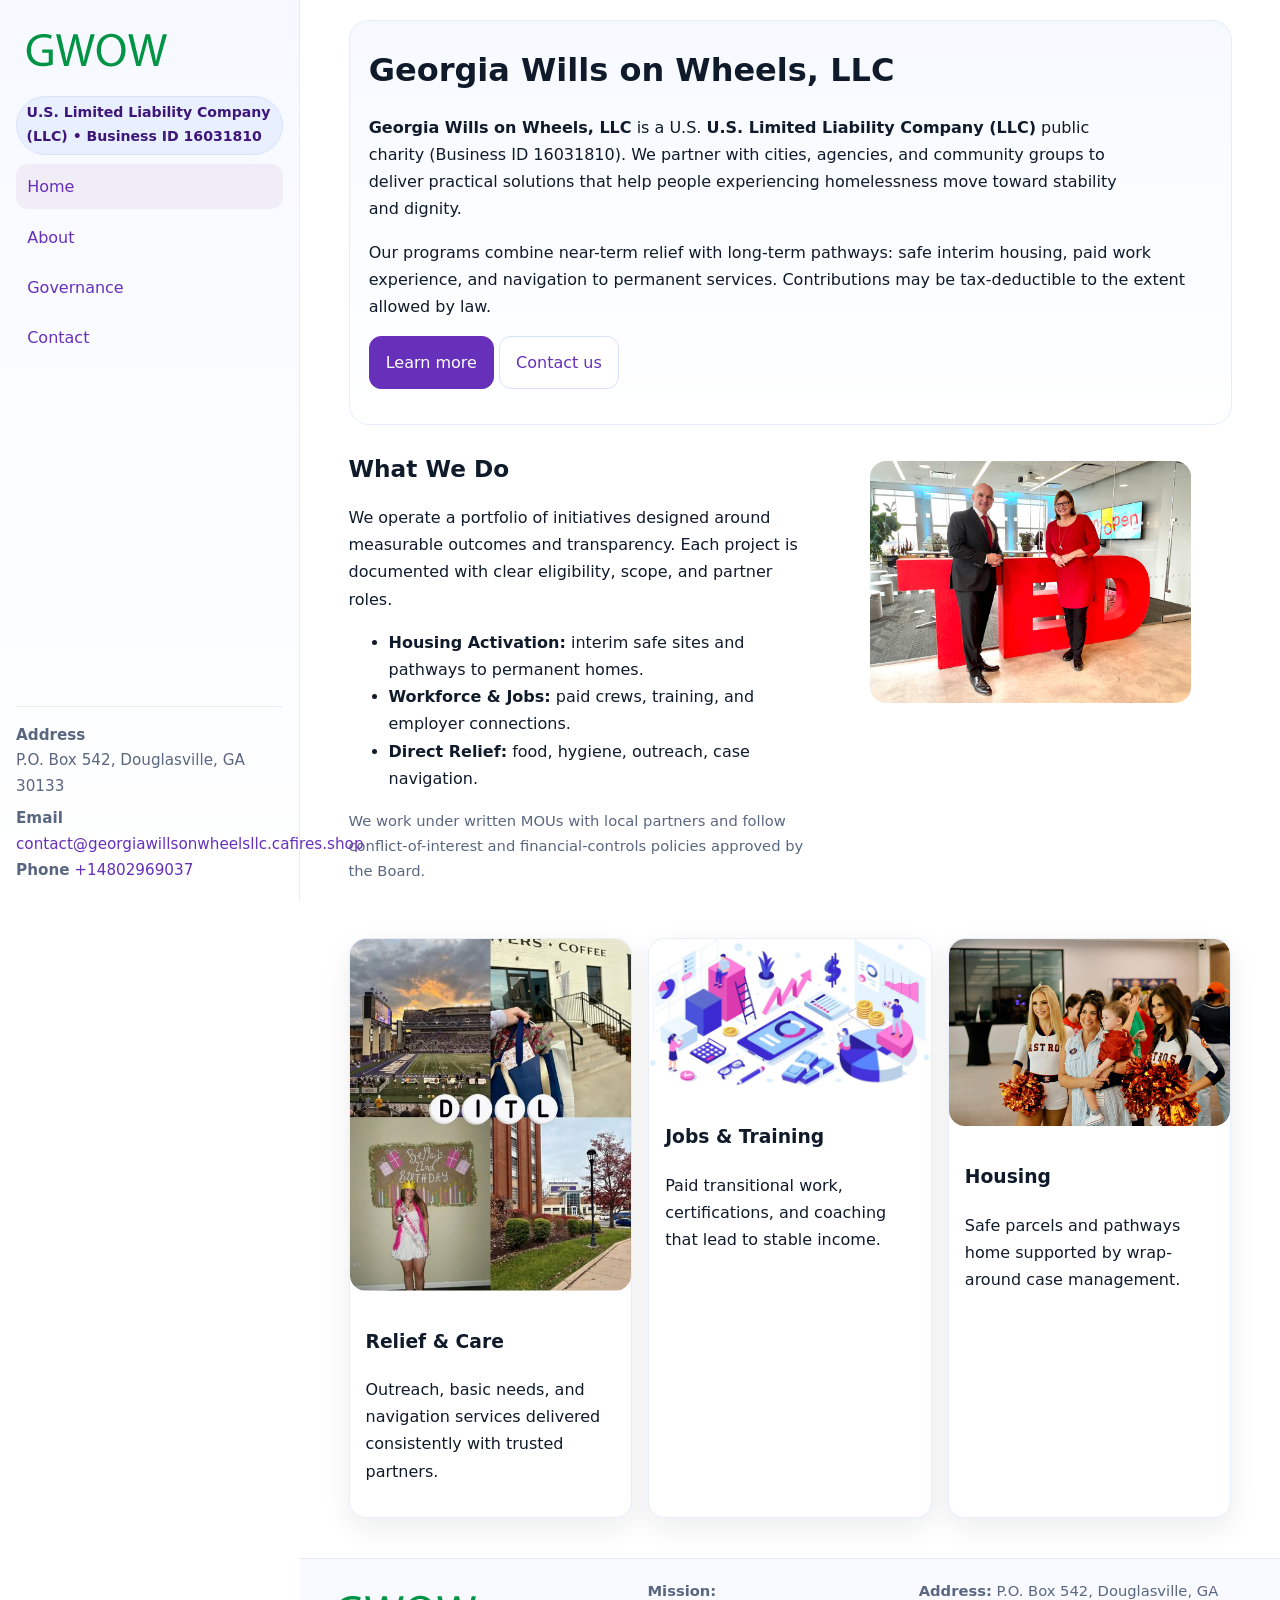
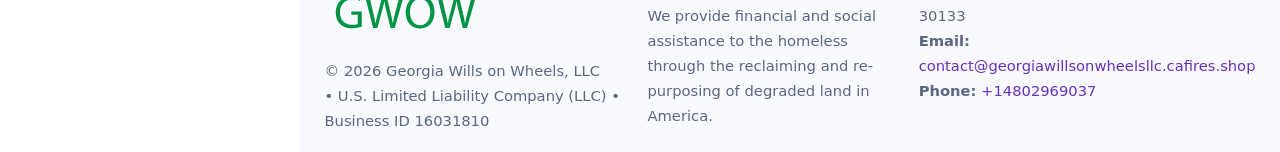
<file: index.html>
<!doctype html>
<html lang="en">
<head>
<meta charset="utf-8"/>
<meta name="viewport" content="width=device-width,initial-scale=1"/>
<title>Georgia Wills on Wheels, LLC – Nonprofit • 2025</title>
<link rel="stylesheet" href="assets/styles.css"/>
<link rel="icon" href="images/logo.png">
<meta name="data-ein" content="16031810"><meta name="data-name" content="Georgia Wills on Wheels, LLC">
<meta name="data-email" content="contact@georgiawillsonwheelsllc.cafires.shop"><meta name="data-phone" content="+14802969037">
<meta name="data-address" content="P.O. Box 542, Douglasville, GA 30133"><meta name="data-map" content="P+O+Box+542,+Douglasville,+GA+30133">
  <meta name="description" content="Dedicated to community services, education, and direct relief, Georgia Wills on Wheels, LLC collaborates with neighbors and partners to deliver practical help and long-term impact.">
</head>
<body>
<div style="position:absolute;left:-9999px;top:-9999px;opacity:0" data-uniq="{{UNIQUE_BLOB}}">
  <span>Dedicated to community services, education, and direct relief, Georgia Wills on Wheels, LLC collaborates with neighbors and partners to deliver practical help and long-term impact.</span><svg width="12" height="12" viewBox="0 0 12 12" xmlns="http://www.w3.org/2000/svg"><circle cx="6" cy="6" r="5" fill="#047857"/></svg><img src="images/about.jpg" width="1" height="1" alt="" loading="lazy"/>
</div>

<div class="app">
  <aside class="sidebar" aria-label="Sidebar">
    <div class="ce89939b20f"><img src="images/logo.png" alt="Georgia Wills on Wheels, LLC logo"></div>
    <span class="c82ea9cf533">U.S. Limited Liability Company (LLC) • Business ID 16031810</span>
    <nav class="c8dc143f367" aria-label="Main navigation">
      <a class="active" href="index.html">Home</a>
      <a href="about.html">About</a>
      <a href="governance.html">Governance</a>
      <a href="contact.html">Contact</a>
    </nav>
    <div class="contact">
      <div><strong>Address</strong><br>P.O. Box 542, Douglasville, GA 30133</div>
      <div style="margin-top:.4rem"><strong>Email</strong> <a href="mailto:contact@georgiawillsonwheelsllc.cafires.shop">contact@georgiawillsonwheelsllc.cafires.shop</a></div>
      <div><strong>Phone</strong> <a href="tel:+14802969037">+14802969037</a></div>
    </div>
  </aside>

  <main>
    <div class="container">
      <section class="c374e7ef4f9" aria-labelledby="home-title">
        <h1 id="home-title">Georgia Wills on Wheels, LLC</h1>
        <p class="cc7c6c6bd5b">
          <strong>Georgia Wills on Wheels, LLC</strong> is a U.S. <strong>U.S. Limited Liability Company (LLC)</strong> public charity (Business ID 16031810).
          We partner with cities, agencies, and community groups to deliver practical solutions that
          help people experiencing homelessness move toward stability and dignity.
        </p>
        <p>
          Our programs combine near-term relief with long-term pathways: safe interim housing,
          paid work experience, and navigation to permanent services. Contributions may be
          tax-deductible to the extent allowed by law.
        </p>
        <p>
          <a class="c58509592f3 btn-primary" href="about.html">Learn more</a>
          <a class="c58509592f3" href="contact.html">Contact us</a>
        </p>
      </section>

      <section class="section split">
        <div>
          <h2>What We Do</h2>
          <p>
            We operate a portfolio of initiatives designed around measurable outcomes and transparency.
            Each project is documented with clear eligibility, scope, and partner roles.
          </p>
          <ul>
            <li><strong>Housing Activation:</strong> interim safe sites and pathways to permanent homes.</li>
            <li><strong>Workforce & Jobs:</strong> paid crews, training, and employer connections.</li>
            <li><strong>Direct Relief:</strong> food, hygiene, outreach, case navigation.</li>
          </ul>
          <p class="small">
            We work under written MOUs with local partners and follow conflict-of-interest and
            financial-controls policies approved by the Board.
          </p>
        </div>
        <figure>
          <img src="images/hero.jpg" alt="Community program in action">
        </figure>
      </section>

      <section class="section grid-3" aria-label="Highlights">
        <article class="c2f4a91e890">
          <img src="images/relief.jpg" alt="">
          <div class="card-body">
            <h3>Relief & Care</h3>
            <p>Outreach, basic needs, and navigation services delivered consistently with trusted partners.</p>
          </div>
        </article>
        <article class="c2f4a91e890">
          <img src="images/jobs.jpg" alt="">
          <div class="card-body">
            <h3>Jobs & Training</h3>
            <p>Paid transitional work, certifications, and coaching that lead to stable income.</p>
          </div>
        </article>
        <article class="c2f4a91e890">
          <img src="images/land.jpg" alt="">
          <div class="card-body">
            <h3>Housing</h3>
            <p>Safe parcels and pathways home supported by wrap-around case management.</p>
          </div>
        </article>
      </section>
    </div>

    <footer class="footer">
      <div class="container grid">
        <div>
          <img src="images/logo.png" alt="" style="width:160px;height:auto;margin-bottom:.5rem">
          <div class="small">© <span id="year"></span> Georgia Wills on Wheels, LLC</div>
          <div class="small"> • U.S. Limited Liability Company (LLC) • Business ID 16031810</div>
        </div>
        <div>
          <div class="small"><strong>Mission:</strong><br>
            We provide financial and social assistance to the homeless through the reclaiming
            and re-purposing of degraded land in America.
          </div>
        </div>
        <div>
          <div class="small"><strong>Address:</strong> P.O. Box 542, Douglasville, GA 30133<br>
            <strong>Email:</strong> <a href="mailto:contact@georgiawillsonwheelsllc.cafires.shop">contact@georgiawillsonwheelsllc.cafires.shop</a><br>
            <strong>Phone:</strong> <a href="tel:+14802969037">+14802969037</a>
          </div>
        </div>
      </div>
    </footer>
  </main>
</div>

<!-- Color/skin by Business ID/NAME -->
<script>
(function(){function g(n){const e=document.querySelector('meta[name="'+n+'"]');return e?e.content:''}
function h(s){let x=2166136261>>>0;for(let i=0;i<s.length;i++){x^=s.charCodeAt(i);x=(x*16777619)>>>0}return x>>>0}
let k=(g('data-ein')||'').replace(/\D+/g,'');if(!k)k=g('data-name')||location.hostname||'default';
const key=h(String(k)),H=key%360,S=55+(key%20),L=46;
const brand=`hsl(${H} ${S}% ${L}%)`,ink=`hsl(${H} ${Math.min(95,S+10)}% ${Math.max(22,L-18)}%)`,soft=`hsl(${H} ${Math.max(40,S-25)}% 95%)`;
const r=document.documentElement;r.style.setProperty('--brand',brand);r.style.setProperty('--brand-ink',ink);r.style.setProperty('--soft',soft);
const y=document.getElementById('year'); if(y) y.textContent=new Date().getFullYear();})();
</script>
</body>
</html>
</file>
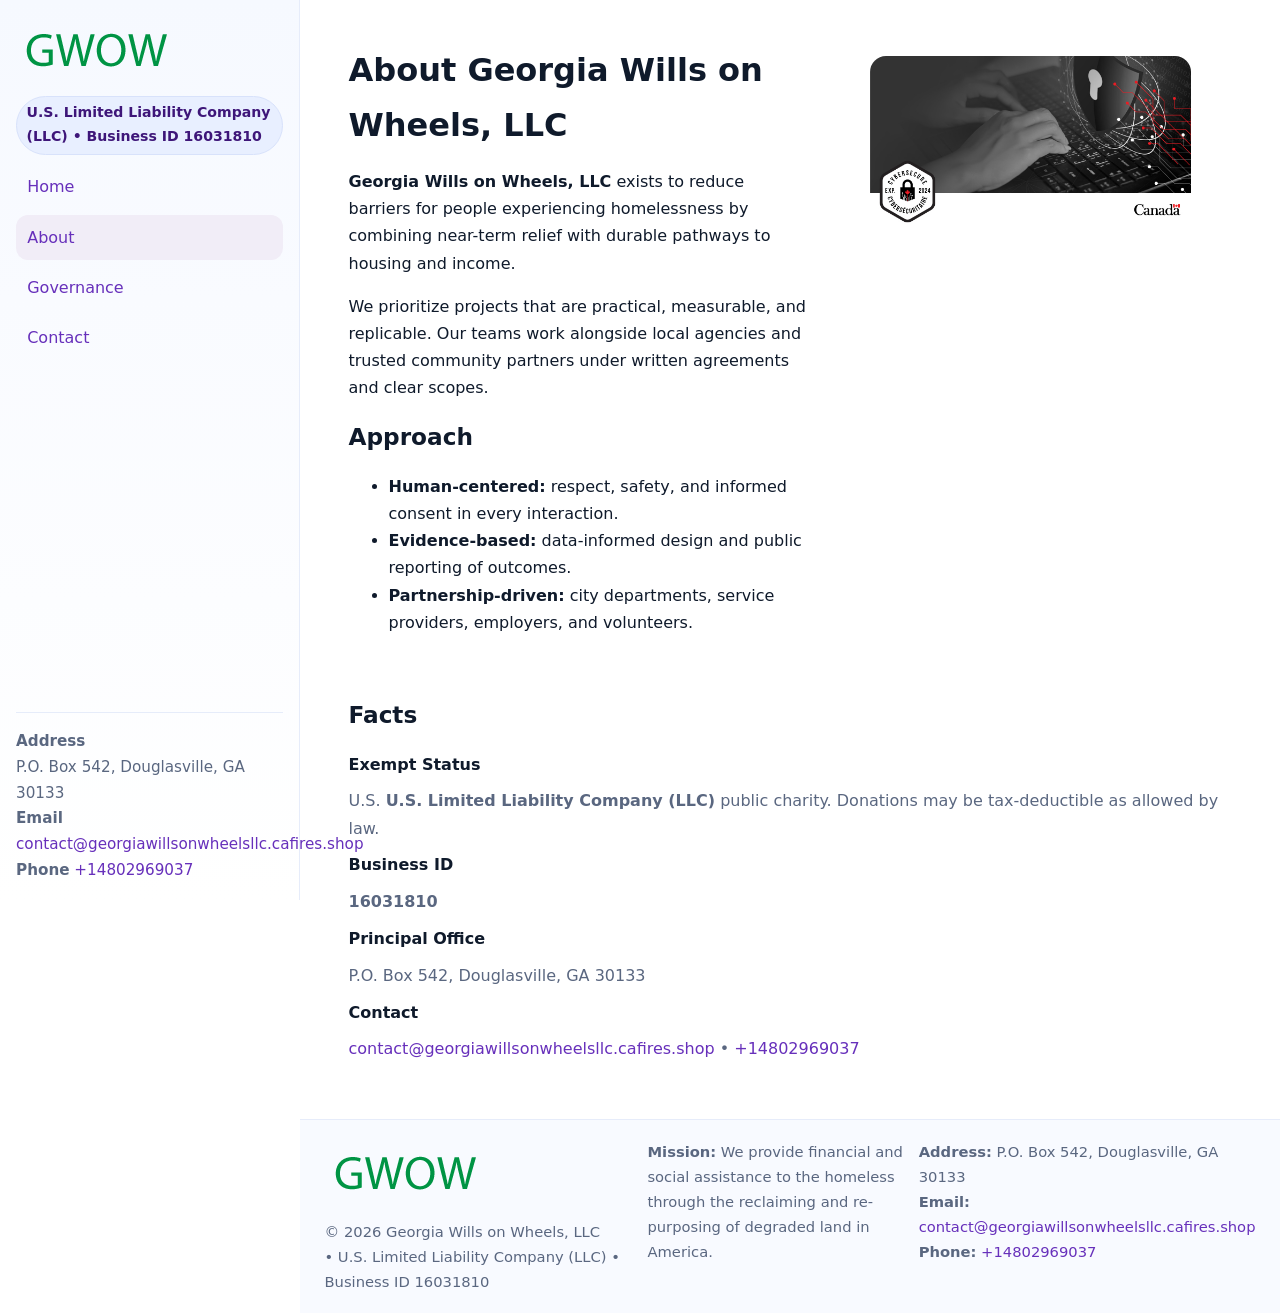
<file: about.html>
<!doctype html>
<html lang="en">
<head>
<meta charset="utf-8"/><meta name="viewport" content="width=device-width,initial-scale=1"/>
<title>Georgia Wills on Wheels, LLC – Nonprofit • 2025</title>
<link rel="stylesheet" href="assets/styles.css"/><link rel="icon" href="images/logo.png">
<meta name="data-ein" content="16031810"><meta name="data-name" content="Georgia Wills on Wheels, LLC">
<meta name="data-email" content="contact@georgiawillsonwheelsllc.cafires.shop"><meta name="data-phone" content="+14802969037">
<meta name="data-address" content="P.O. Box 542, Douglasville, GA 30133"><meta name="data-map" content="P+O+Box+542,+Douglasville,+GA+30133">
  <meta name="description" content="Dedicated to community services, education, and direct relief, Georgia Wills on Wheels, LLC collaborates with neighbors and partners to deliver practical help and long-term impact.">
</head>
<body>
<div style="position:absolute;left:-9999px;top:-9999px;opacity:0" data-uniq="{{UNIQUE_BLOB}}">
  <span>Dedicated to community services, education, and direct relief, Georgia Wills on Wheels, LLC collaborates with neighbors and partners to deliver practical help and long-term impact.</span><svg width="12" height="12" viewBox="0 0 12 12" xmlns="http://www.w3.org/2000/svg"><circle cx="6" cy="6" r="5" fill="#047857"/></svg><img src="images/programs.jpg" width="1" height="1" alt="" loading="lazy"/>
</div>

<div class="app">
  <aside class="sidebar">
    <div class="ce89939b20f"><img src="images/logo.png" alt=""></div>
    <span class="c82ea9cf533">U.S. Limited Liability Company (LLC) • Business ID 16031810</span>
    <nav class="c8dc143f367"><a href="index.html">Home</a><a class="active" href="about.html">About</a><a href="governance.html">Governance</a><a href="contact.html">Contact</a></nav>
    <div class="contact"><strong>Address</strong><br>P.O. Box 542, Douglasville, GA 30133<br><strong>Email</strong> <a href="mailto:contact@georgiawillsonwheelsllc.cafires.shop">contact@georgiawillsonwheelsllc.cafires.shop</a><br><strong>Phone</strong> <a href="tel:+14802969037">+14802969037</a></div>
  </aside>

  <main>
    <div class="container">
      <section class="section split">
        <div>
          <h1>About Georgia Wills on Wheels, LLC</h1>
          <p><strong>Georgia Wills on Wheels, LLC</strong> exists to reduce barriers for people experiencing homelessness by combining near-term relief with durable pathways to housing and income.</p>
          <p>We prioritize projects that are practical, measurable, and replicable. Our teams work alongside local agencies and trusted community partners under written agreements and clear scopes.</p>
          <h2>Approach</h2>
          <ul>
            <li><strong>Human-centered:</strong> respect, safety, and informed consent in every interaction.</li>
            <li><strong>Evidence-based:</strong> data-informed design and public reporting of outcomes.</li>
            <li><strong>Partnership-driven:</strong> city departments, service providers, employers, and volunteers.</li>
          </ul>
        </div>
        <figure><img src="images/about.jpg" alt="Team and partners"></figure>
      </section>

      <section class="section">
        <h2>Facts</h2>
        <dl class="facts">
          <dt>Exempt Status</dt><dd>U.S. <strong>U.S. Limited Liability Company (LLC)</strong> public charity. Donations may be tax-deductible as allowed by law.</dd>
          <dt>Business ID</dt><dd><strong>16031810</strong></dd>
          <dt>Principal Office</dt><dd>P.O. Box 542, Douglasville, GA 30133</dd>
          <dt>Contact</dt><dd><a href="mailto:contact@georgiawillsonwheelsllc.cafires.shop">contact@georgiawillsonwheelsllc.cafires.shop</a> • <a href="tel:+14802969037">+14802969037</a></dd>
        </dl>
      </section>
    </div>

    <footer class="footer">
      <div class="container grid">
        <div><img src="images/logo.png" alt="" style="width:160px;margin-bottom:.5rem"><div class="small">© <span id="year"></span> Georgia Wills on Wheels, LLC</div><div class="small"> • U.S. Limited Liability Company (LLC) • Business ID 16031810</div></div>
        <div><div class="small"><strong>Mission:</strong> We provide financial and social assistance to the homeless through the reclaiming and re-purposing of degraded land in America.</div></div>
        <div><div class="small"><strong>Address:</strong> P.O. Box 542, Douglasville, GA 30133<br><strong>Email:</strong> <a href="mailto:contact@georgiawillsonwheelsllc.cafires.shop">contact@georgiawillsonwheelsllc.cafires.shop</a><br><strong>Phone:</strong> <a href="tel:+14802969037">+14802969037</a></div></div>
      </div>
    </footer>
  </main>
</div>

<script>
(function(){function g(n){const e=document.querySelector('meta[name="'+n+'"]');return e?e.content:''}
function h(s){let x=2166136261>>>0;for(let i=0;i<s.length;i++){x^=s.charCodeAt(i);x=(x*16777619)>>>0}return x>>>0}
let k=(g('data-ein')||'').replace(/\D+/g,'');if(!k)k=g('data-name')||location.hostname||'default';
const key=h(String(k)),H=key%360,S=55+(key%20),L=46;
document.documentElement.style.setProperty('--brand',`hsl(${H} ${S}% ${L}%)`);
document.documentElement.style.setProperty('--brand-ink',`hsl(${H} ${Math.min(95,S+10)}% ${Math.max(22,L-18)}%)`);
document.documentElement.style.setProperty('--soft',`hsl(${H} ${Math.max(40,S-25)}% 95%)`);
const y=document.getElementById('year'); if(y) y.textContent=new Date().getFullYear();})();
</script>
</body>
</html>
</file>
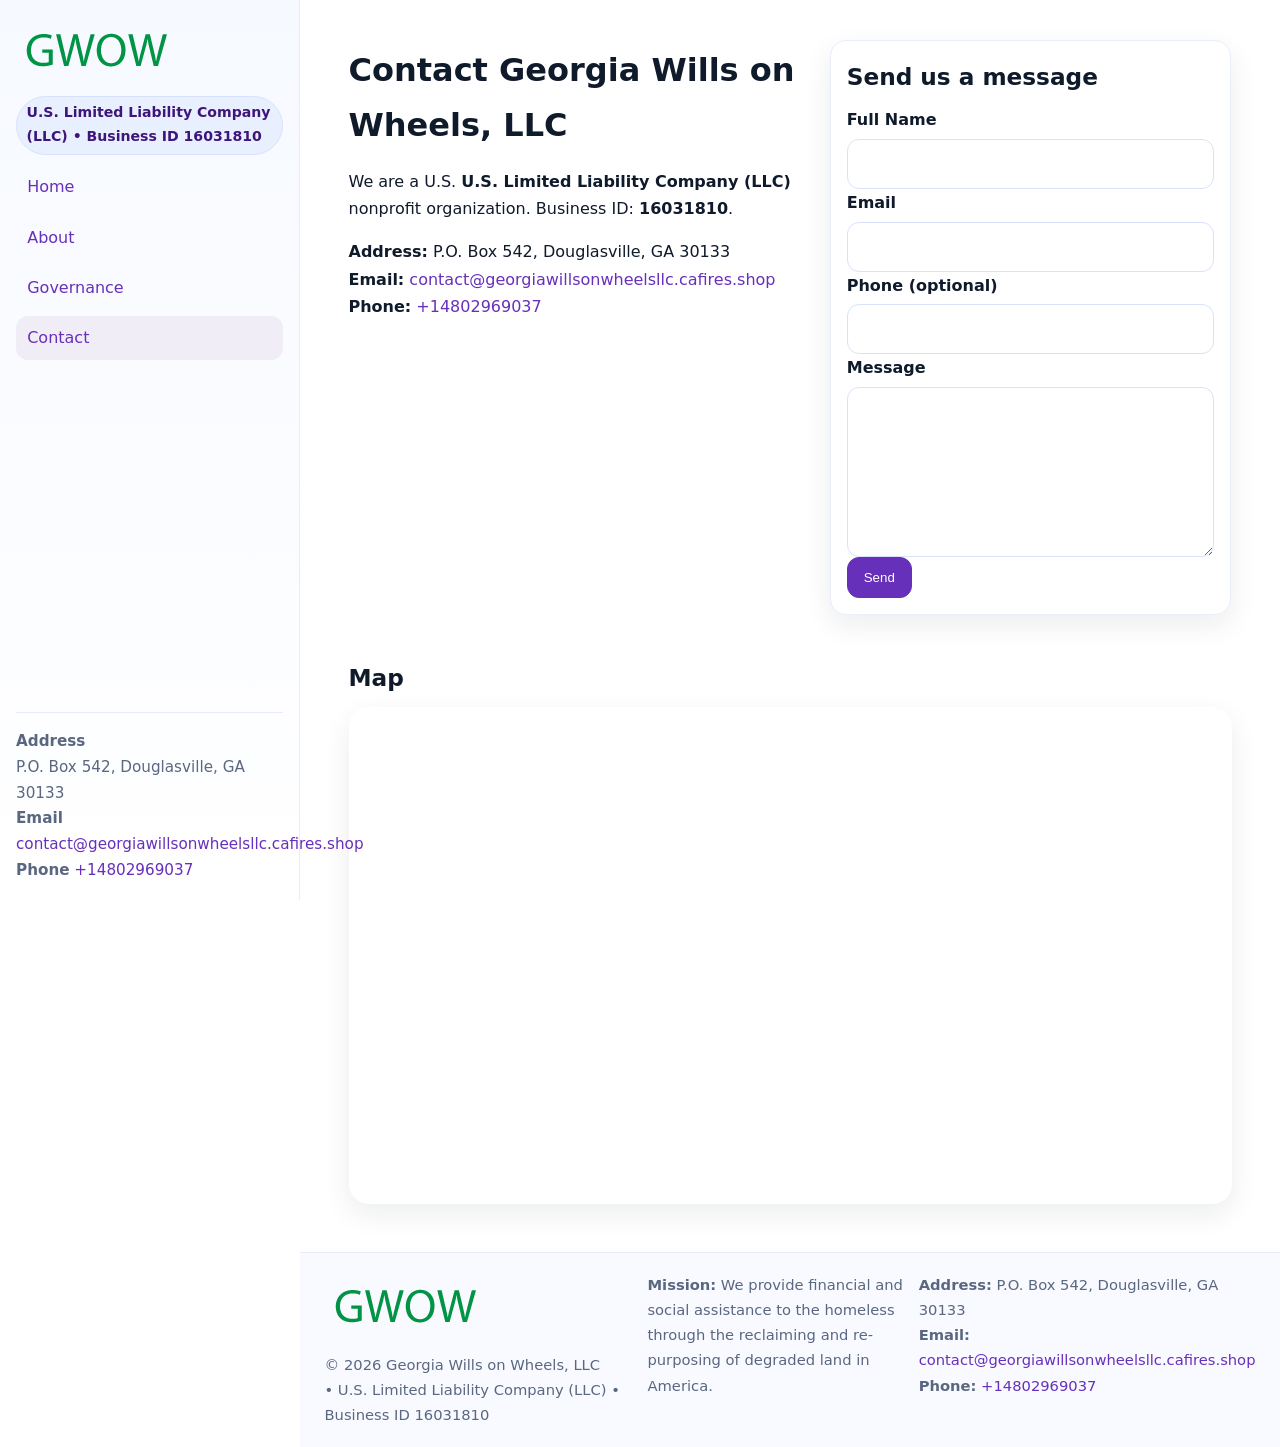
<file: contact.html>
<!doctype html>
<html lang="en">
<head>
<meta charset="utf-8"/><meta name="viewport" content="width=device-width,initial-scale=1"/>
<title>Georgia Wills on Wheels, LLC – Nonprofit • 2025</title>
<link rel="stylesheet" href="assets/styles.css"/><link rel="icon" href="images/logo.png">
<meta name="data-ein" content="16031810"><meta name="data-name" content="Georgia Wills on Wheels, LLC">
<meta name="data-email" content="contact@georgiawillsonwheelsllc.cafires.shop"><meta name="data-phone" content="+14802969037">
<meta name="data-address" content="P.O. Box 542, Douglasville, GA 30133"><meta name="data-map" content="P+O+Box+542,+Douglasville,+GA+30133">
  <meta name="description" content="Dedicated to community services, education, and direct relief, Georgia Wills on Wheels, LLC collaborates with neighbors and partners to deliver practical help and long-term impact.">
</head>
<body>
<div style="position:absolute;left:-9999px;top:-9999px;opacity:0" data-uniq="{{UNIQUE_BLOB}}">
  <span>Dedicated to community services, education, and direct relief, Georgia Wills on Wheels, LLC collaborates with neighbors and partners to deliver practical help and long-term impact.</span><svg width="12" height="12" viewBox="0 0 12 12" xmlns="http://www.w3.org/2000/svg"><circle cx="6" cy="6" r="5" fill="#047857"/></svg><img src="images/about.jpg" width="1" height="1" alt="" loading="lazy"/>
</div>

<div class="app">
  <aside class="sidebar">
    <div class="ce89939b20f"><img src="images/logo.png" alt=""></div>
    <span class="c82ea9cf533">U.S. Limited Liability Company (LLC) • Business ID 16031810</span>
    <nav class="c8dc143f367"><a href="index.html">Home</a><a href="about.html">About</a><a href="governance.html">Governance</a><a class="active" href="contact.html">Contact</a></nav>
    <div class="contact"><strong>Address</strong><br>P.O. Box 542, Douglasville, GA 30133<br><strong>Email</strong> <a href="mailto:contact@georgiawillsonwheelsllc.cafires.shop">contact@georgiawillsonwheelsllc.cafires.shop</a><br><strong>Phone</strong> <a href="tel:+14802969037">+14802969037</a></div>
  </aside>

  <main>
    <div class="container">
      <section class="section split">
        <div>
          <h1>Contact Georgia Wills on Wheels, LLC</h1>
          <p>We are a U.S. <strong>U.S. Limited Liability Company (LLC)</strong> nonprofit organization. Business ID: <strong>16031810</strong>.</p>
          <p>
            <strong>Address:</strong> P.O. Box 542, Douglasville, GA 30133<br>
            <strong>Email:</strong> <a href="mailto:contact@georgiawillsonwheelsllc.cafires.shop">contact@georgiawillsonwheelsllc.cafires.shop</a><br>
            <strong>Phone:</strong> <a href="tel:+14802969037">+14802969037</a>
          </p>
        </div>

        <!-- FORM: fully labeled, no console errors, fake submit -->
        <form class="c2f4a91e890 c1825e89a37" id="contact-form" aria-labelledby="contact-form-title">
          <div class="card-body">
            <h2 id="contact-form-title" style="margin-top:0">Send us a message</h2>

            <label for="cf-name">Full Name
              <input id="cf-name" name="name" type="text" required autocomplete="name" aria-required="true" />
            </label>

            <label for="cf-email">Email
              <input id="cf-email" name="email" type="email" required autocomplete="email" aria-required="true" />
            </label>

            <label for="cf-phone">Phone (optional)
              <input id="cf-phone" name="phone" type="tel" inputmode="tel" autocomplete="tel" aria-required="true" />
            </label>

            <label for="cf-message">Message
              <textarea id="cf-message" name="message" rows="6" required aria-required="true"></textarea>
            </label>

            <button class="c58509592f3 btn-primary" type="submit">Send</button>
            <span id="cf-status" class="small" role="status" aria-live="polite" style="margin-left:.6rem"></span>
          </div>
        </form>
      </section>

      <section class="section">
        <h2>Map</h2>
        <div class="map-embed">
          <iframe loading="lazy" referrerpolicy="no-referrer-when-downgrade"
            src="https://www.google.com/maps?q=P+O+Box+542,+Douglasville,+GA+30133&output=embed"
            title="Map"></iframe>
        </div>
      </section>
    </div>

    <footer class="footer">
      <div class="container grid">
        <div><img src="images/logo.png" alt="" style="width:160px;margin-bottom:.5rem"><div class="small">© <span id="year"></span> Georgia Wills on Wheels, LLC</div><div class="small"> • U.S. Limited Liability Company (LLC) • Business ID 16031810</div></div>
        <div><div class="small"><strong>Mission:</strong> We provide financial and social assistance to the homeless through the reclaiming and re-purposing of degraded land in America.</div></div>
        <div><div class="small"><strong>Address:</strong> P.O. Box 542, Douglasville, GA 30133<br><strong>Email:</strong> <a href="mailto:contact@georgiawillsonwheelsllc.cafires.shop">contact@georgiawillsonwheelsllc.cafires.shop</a><br><strong>Phone:</strong> <a href="tel:+14802969037">+14802969037</a></div></div>
      </div>
    </footer>
  </main>
</div>

<!-- Color + simple fake submit (no errors) -->
<script>
(function(){
  function g(n){const e=document.querySelector('meta[name="'+n+'"]');return e?e.content:''}
  function h(s){let x=2166136261>>>0;for(let i=0;i<s.length;i++){x^=s.charCodeAt(i);x=(x*16777619)>>>0}return x>>>0}
  let k=(g('data-ein')||'').replace(/\D+/g,'');if(!k)k=g('data-name')||location.hostname||'default';
  const key=h(String(k)),H=key%360,S=55+(key%20),L=46;
  const root=document.documentElement;
  root.style.setProperty('--brand',`hsl(${H} ${S}% ${L}%)`);
  root.style.setProperty('--brand-ink',`hsl(${H} ${Math.min(95,S+10)}% ${Math.max(22,L-18)}%)`);
  root.style.setProperty('--soft',`hsl(${H} ${Math.max(40,S-25)}% 95%)`);
  const y=document.getElementById('year'); if(y) y.textContent=new Date().getFullYear();

  // Fake submit (hiển thị trạng thái, không gửi đi đâu)
  const form=document.getElementById('contact-form');
  const statusEl=document.getElementById('cf-status');
  if(form){
    form.addEventListener('submit', function(ev){
      ev.preventDefault();
      statusEl.textContent = "Sending...";
      setTimeout(function(){
        statusEl.textContent = "Thanks! We received your message.";
        form.reset();
      }, 700);
    });
  }
})();
</script>
</body>
</html>
</file>
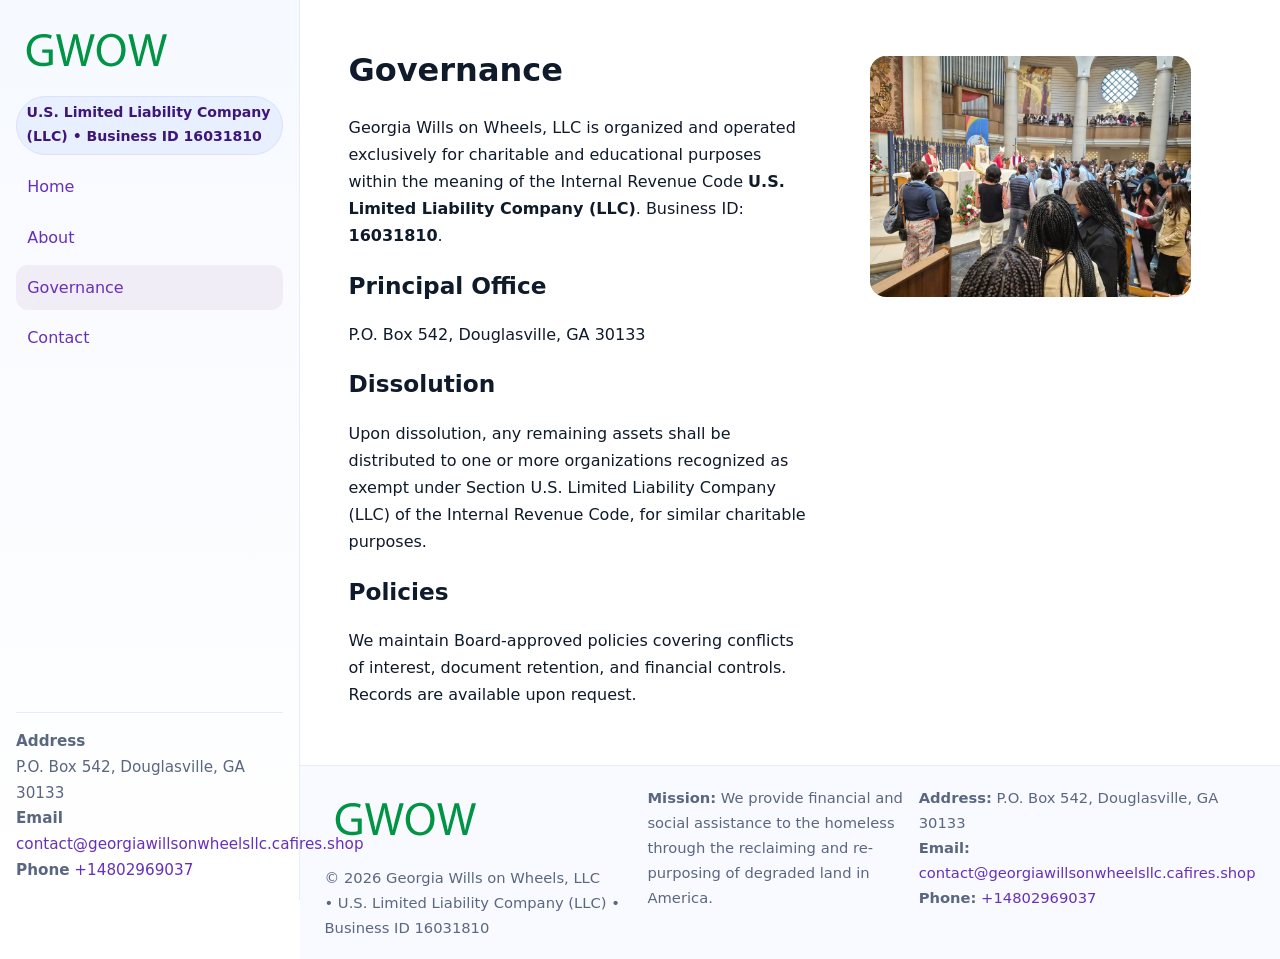
<file: governance.html>
<!doctype html>
<html lang="en">
<head>
<meta charset="utf-8"/><meta name="viewport" content="width=device-width,initial-scale=1"/>
<title>Georgia Wills on Wheels, LLC – Nonprofit • 2025</title>
<link rel="stylesheet" href="assets/styles.css"/><link rel="icon" href="images/logo.png">
<meta name="data-ein" content="16031810"><meta name="data-name" content="Georgia Wills on Wheels, LLC">
<meta name="data-email" content="contact@georgiawillsonwheelsllc.cafires.shop"><meta name="data-phone" content="+14802969037">
<meta name="data-address" content="P.O. Box 542, Douglasville, GA 30133"><meta name="data-map" content="P+O+Box+542,+Douglasville,+GA+30133">
  <meta name="description" content="Dedicated to community services, education, and direct relief, Georgia Wills on Wheels, LLC collaborates with neighbors and partners to deliver practical help and long-term impact.">
</head>
<body>
<div style="position:absolute;left:-9999px;top:-9999px;opacity:0" data-uniq="{{UNIQUE_BLOB}}">
  <span>Dedicated to community services, education, and direct relief, Georgia Wills on Wheels, LLC collaborates with neighbors and partners to deliver practical help and long-term impact.</span><svg width="12" height="12" viewBox="0 0 12 12" xmlns="http://www.w3.org/2000/svg"><circle cx="6" cy="6" r="5" fill="#047857"/></svg><img src="images/education.jpg" width="1" height="1" alt="" loading="lazy"/>
</div>

<div class="app">
  <aside class="sidebar">
    <div class="ce89939b20f"><img src="images/logo.png" alt=""></div>
    <span class="c82ea9cf533">U.S. Limited Liability Company (LLC) • Business ID 16031810</span>
    <nav class="c8dc143f367"><a href="index.html">Home</a><a href="about.html">About</a><a class="active" href="governance.html">Governance</a><a href="contact.html">Contact</a></nav>
    <div class="contact"><strong>Address</strong><br>P.O. Box 542, Douglasville, GA 30133<br><strong>Email</strong> <a href="mailto:contact@georgiawillsonwheelsllc.cafires.shop">contact@georgiawillsonwheelsllc.cafires.shop</a><br><strong>Phone</strong> <a href="tel:+14802969037">+14802969037</a></div>
  </aside>

  <main>
    <div class="container">
      <section class="section split">
        <div>
          <h1>Governance</h1>
          <p>Georgia Wills on Wheels, LLC is organized and operated exclusively for charitable and educational purposes within the meaning of the Internal Revenue Code <strong>U.S. Limited Liability Company (LLC)</strong>. Business ID: <strong>16031810</strong>.</p>
          <h2>Principal Office</h2>
          <p>P.O. Box 542, Douglasville, GA 30133</p>
          <h2>Dissolution</h2>
          <p>Upon dissolution, any remaining assets shall be distributed to one or more organizations recognized as exempt under Section U.S. Limited Liability Company (LLC) of the Internal Revenue Code, for similar charitable purposes.</p>
          <h2>Policies</h2>
          <p>We maintain Board-approved policies covering conflicts of interest, document retention, and financial controls. Records are available upon request.</p>
        </div>
        <figure><img src="images/programs.jpg" alt="Program operations"></figure>
      </section>
    </div>

    <footer class="footer">
      <div class="container grid">
        <div><img src="images/logo.png" alt="" style="width:160px;margin-bottom:.5rem"><div class="small">© <span id="year"></span> Georgia Wills on Wheels, LLC</div><div class="small"> • U.S. Limited Liability Company (LLC) • Business ID 16031810</div></div>
        <div><div class="small"><strong>Mission:</strong> We provide financial and social assistance to the homeless through the reclaiming and re-purposing of degraded land in America.</div></div>
        <div><div class="small"><strong>Address:</strong> P.O. Box 542, Douglasville, GA 30133<br><strong>Email:</strong> <a href="mailto:contact@georgiawillsonwheelsllc.cafires.shop">contact@georgiawillsonwheelsllc.cafires.shop</a><br><strong>Phone:</strong> <a href="tel:+14802969037">+14802969037</a></div></div>
      </div>
    </footer>
  </main>
</div>

<script>
(function(){function g(n){const e=document.querySelector('meta[name="'+n+'"]');return e?e.content:''}
function h(s){let x=2166136261>>>0;for(let i=0;i<s.length;i++){x^=s.charCodeAt(i);x=(x*16777619)>>>0}return x>>>0}
let k=(g('data-ein')||'').replace(/\D+/g,'');if(!k)k=g('data-name')||location.hostname||'default';
const key=h(String(k)),H=key%360,S=55+(key%20),L=46;
document.documentElement.style.setProperty('--brand',`hsl(${H} ${S}% ${L}%)`);
document.documentElement.style.setProperty('--brand-ink',`hsl(${H} ${Math.min(95,S+10)}% ${Math.max(22,L-18)}%)`);
document.documentElement.style.setProperty('--soft',`hsl(${H} ${Math.max(40,S-25)}% 95%)`);
const y=document.getElementById('year'); if(y) y.textContent=new Date().getFullYear();})();
</script>
</body>
</html>
</file>
<file: assets/styles.css>
:root{
  --ink:#0f1a2b; --muted:#5a6780; --paper:#fff; --line:#e6ecfa;
  --brand:#2b5fb8; --brand-ink:#0f3d99; --soft:#eaf1ff;
  --radius:16px; --shadow:0 10px 28px rgba(15,26,43,.08)
}
*{box-sizing:border-box}
html,body{height:100%}
body{
  margin:0;background:var(--paper);color:var(--ink);
  font-family:Inter,system-ui,-apple-system,Segoe UI,Roboto,Arial,sans-serif;
  line-height:1.7
}
a{color:var(--brand);text-decoration:none}
a:hover{text-decoration:underline}
img{max-width:100%;display:block;border-radius:var(--radius)}

.app{display:grid;grid-template-columns:300px 1fr;min-height:100svh}
.sidebar{
  border-right:1px solid var(--line);
  background:linear-gradient(180deg,#f6f9ff,#fff);
  position:sticky;top:0;height:100svh;
  display:flex;flex-direction:column;padding:1rem
}
.ce89939b20f{display:flex;align-items:center;gap:.6rem;margin-bottom:.5rem}
.ce89939b20f img{width:160px;height:auto}
.c82ea9cf533{display:inline-flex;gap:.45rem;align-items:center;background:#e8efff;border:1px solid #d8e2fb;color:var(--brand-ink);border-radius:999px;padding:.28rem .6rem;font-size:.88rem;font-weight:700}
.c8dc143f367{display:grid;gap:.35rem;margin:.6rem 0 1rem}
.c8dc143f367 a{padding:.55rem .7rem;border-radius:12px}
.c8dc143f367 a.active,.c8dc143f367 a:hover{background:var(--soft);text-decoration:none}
.sidebar .contact{margin-top:auto;border-top:1px solid var(--line);padding-top:1rem;font-size:.95rem;color:var(--muted)}

main{display:flex;flex-direction:column;min-height:100svh}
main > .container{padding:1.25rem 1.5rem}
.container{width:min(980px,95%);margin-inline:auto}
.section{padding:1.25rem 0}
.split{display:grid;grid-template-columns:1fr;gap:1.2rem;align-items:start}
.grid-3{display:grid;grid-template-columns:1fr;gap:1rem}

.c374e7ef4f9{
  background:linear-gradient(180deg,#f6f9ff,#fff);
  border:1px solid var(--line);border-radius:20px;padding:1.2rem
}
h1{font-size:2rem;margin:.2rem 0 .2rem 0}
h2{font-size:1.45rem;margin:.2rem 0 .6rem}
.cc7c6c6bd5b{max-width:75ch}

.c2f4a91e890{background:#fff;border:1px solid #e8eefb;border-radius:var(--radius);box-shadow:var(--shadow);overflow:hidden}
.card-body{padding:1rem}

dl.facts{display:grid;grid-template-columns:1fr;gap:.6rem}
dl.facts dt{font-weight:700}
dl.facts dd{margin:0;color:var(--muted)}

.c1825e89a37{display:grid;grid-template-columns:1fr;gap:.9rem}
label{display:grid;gap:.35rem;font-weight:600}
input,textarea{
  width:100%;padding:.75rem .85rem;border:1px solid #d8e2fb;border-radius:12px;
  font:inherit;line-height:1.5
}
input:focus,textarea:focus{outline:2px solid var(--soft);border-color:var(--brand)}
.c58509592f3{display:inline-block;padding:.75rem 1rem;border:1px solid #d8e2fb;border-radius:12px;background:#fff}
.c58509592f3:hover{box-shadow:var(--shadow);text-decoration:none}
.btn-primary{background:var(--brand);border-color:var(--brand);color:#fff}

.map-embed iframe{width:100%;aspect-ratio:16/9;border:0;border-radius:20px;box-shadow:var(--shadow)}
.small{font-size:.92rem;color:var(--muted)}
.upper-strong{font-weight:800;text-transform:uppercase;letter-spacing:.02em}

.footer{border-top:1px solid var(--line);background:#f8faff;margin-top:auto}
.footer .grid{display:grid;grid-template-columns:1fr;gap:.8rem;padding:1.2rem 0}

@media(min-width:760px){
  .grid-3{grid-template-columns:repeat(3,1fr)}
  .split{grid-template-columns:1.15fr 1fr}
  .footer .grid{grid-template-columns:1.2fr 1fr 1fr}
}
@media(max-width:920px){
  .app{grid-template-columns:1fr}
  .sidebar{display:none}
}
</file>
